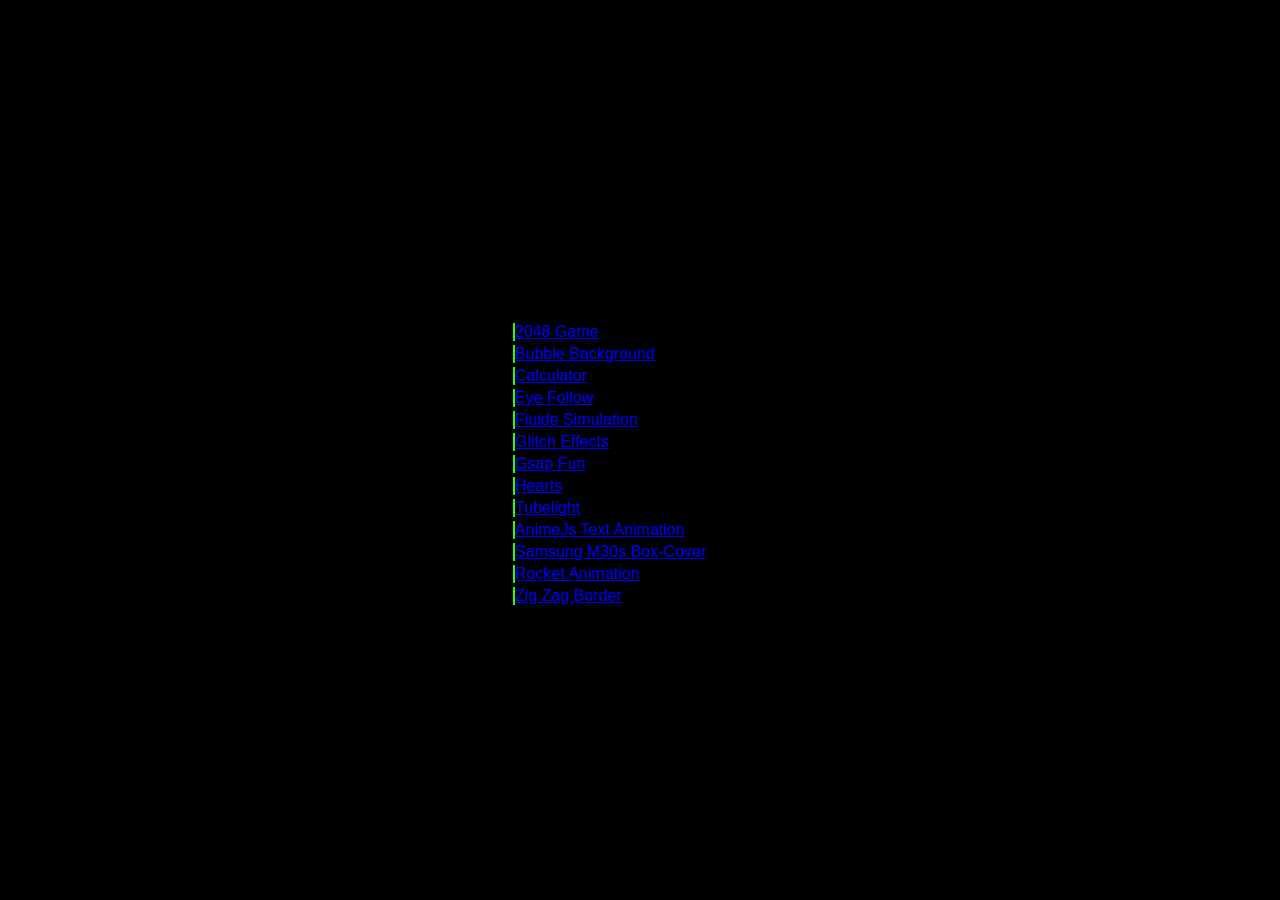
<file: index.html>
<!DOCTYPE html>
<html lang="en">
<head>
    <meta charset="UTF-8">
    <meta name="viewport" content="width=device-width, initial-scale=1.0">
    <link rel="shortcut icon" href="https://github.com/jak3456/ak/raw/master/devil.ico" type="image/x-icon">
    <title>Druv Creation</title>
    <link rel="stylesheet" href="style.css">
</head>
<body>
    <div class="list">
        <h2>What will you get here</h2>
        <ul>
            <li><a href="2048">2048 Game</a></li>
            <li><a href="bubbly_img">Bubble Background</a></li>
            <li><a href="calculator">Calculator</a></li>
            <li><a href="eyefollow">Eye Follow</a></li>
            <li><a href="fluide">Fluide Simulation</a></li>
            <li><a href="glitch_effets">Glitch Effects</a></li>
            <li><a href="gsapfun">Gsap Fun</a></li>
            <li><a href="hearts">Hearts</a></li>
            <li><a href="tubelight">Tubelight</a></li>
            <li><a href="text_animation">AnimeJs Text Animation</a></li>
            <li><a href="M30s">Samsung M30s Box-Cover</a></li>
            <li><a href="rocket">Rocket Animation</a></li>
            <li><a href="zig-zag_border">Zig Zag Border</a></li>
        </ul>
    </div>
</body>
</html>
</file>
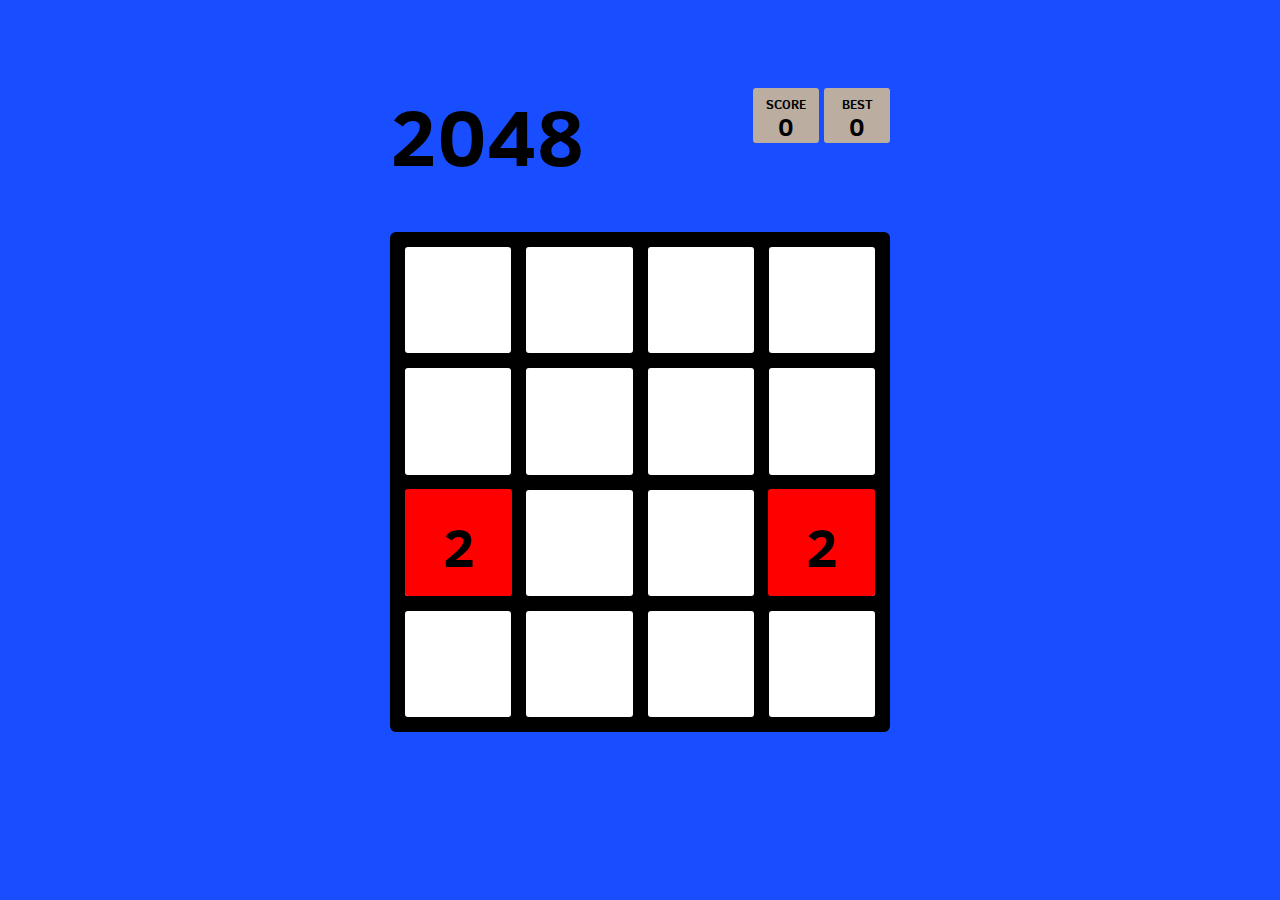
<file: 2048/index.html>
<!DOCTYPE html>
<html>
<head>
  <meta charset="utf-8">
  <title>2048</title>

  <link href="style/main.css" rel="stylesheet" type="text/css">
  <link rel="shortcut icon" href="https://github.com/jak3456/ak/raw/master/devil.ico" type="image/x-icon">
  <link rel="apple-touch-icon" href="meta/apple-touch-icon.png">
  <meta name="apple-mobile-web-app-capable" content="yes">

  <meta name="HandheldFriendly" content="True">
  <meta name="MobileOptimized" content="320">
  <meta name="viewport" content="width=device-width, target-densitydpi=160dpi, initial-scale=1.0, maximum-scale=1, user-scalable=no, minimal-ui">
</head>
<body>
  <div class="container">
    <div class="heading">
      <h1 class="title rev">2048</h1>
      <div class="scores-container">
        <div class="score-container rev">0</div>
        <div class="best-container rev">0</div>
      </div>
    </div>
    
    <div class="game-container rev">
      <div class="game-message rev">
        <p></p>
        <div class="lower">
	        <a class="keep-playing-button">Keep going</a>
          <a class="retry-button">Try again</a>
        </div>
      </div>

      <div class="grid-container">
        <div class="grid-row">
          <div class="grid-cell"></div>
          <div class="grid-cell"></div>
          <div class="grid-cell"></div>
          <div class="grid-cell"></div>
        </div>
        <div class="grid-row">
          <div class="grid-cell"></div>
          <div class="grid-cell"></div>
          <div class="grid-cell"></div>
          <div class="grid-cell"></div>
        </div>
        <div class="grid-row">
          <div class="grid-cell"></div>
          <div class="grid-cell"></div>
          <div class="grid-cell"></div>
          <div class="grid-cell"></div>
        </div>
        <div class="grid-row">
          <div class="grid-cell"></div>
          <div class="grid-cell"></div>
          <div class="grid-cell"></div>
          <div class="grid-cell"></div>
        </div>
      </div>

      <div class="tile-container">

      </div>
    </div>

    
  </div>

  <script src="js/animframe_polyfill.js"></script>
  <script src="js/keyboard_input_manager.js"></script>
  <script src="js/html_actuator.js"></script>
  <script src="js/grid.js"></script>
  <script src="js/tile.js"></script>
  <script src="js/local_score_manager.js"></script>
  <script src="js/game_manager.js"></script>
  <script src="js/application.js"></script>
</body>
</html>
</file>
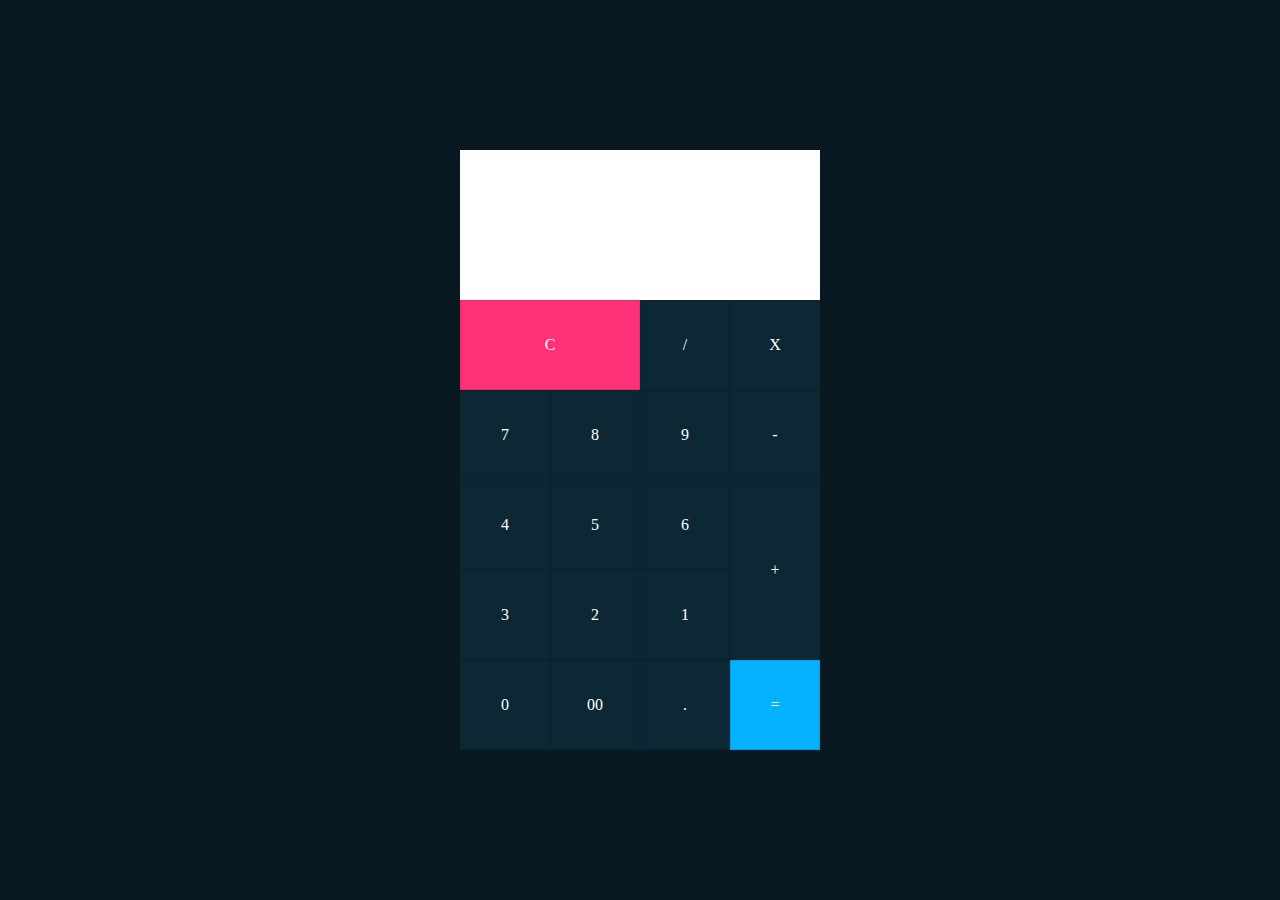
<file: calculator/index.html>
<!DOCTYPE html>
<html lang="en">
<head>
    <meta charset="UTF-8">
    <meta name="viewport" content="width=device-width, initial-scale=1.0">
    <link rel="shortcut icon" href="https://github.com/jak3456/ak/raw/master/devil.ico" type="image/x-icon">
    <title>Vanila Calculator</title>
    <link rel="stylesheet" href="style.css">
</head>
<body>
    <form class="calculator" name="calc">
    <input class="value" type="text" name="txt" readonly="">
    <span class="num clear" onclick="document.calc.txt.value =''">C</span>
    <span class="num" onclick="document.calc.txt.value +='/'">/</span>
    <span class="num" onclick="document.calc.txt.value +='*'">X</span>
    <span class="num" onclick="document.calc.txt.value +='7'">7</span>
    <span class="num" onclick="document.calc.txt.value +='8'">8</span>
    <span class="num" onclick="document.calc.txt.value +='9'">9</span>
    <span class="num" onclick="document.calc.txt.value +='-'">-</span>
    <span class="num" onclick="document.calc.txt.value +='4'">4</span>
    <span class="num" onclick="document.calc.txt.value +='5'">5</span>
    <span class="num" onclick="document.calc.txt.value +='6'">6</span>
    <span class="num plus" onclick="document.calc.txt.value +='+'">+</span>
    <span class="num" onclick="document.calc.txt.value +='3'">3</span>
    <span class="num" onclick="document.calc.txt.value +='2'">2</span>
    <span class="num" onclick="document.calc.txt.value +='1'">1</span>
    <span class="num" onclick="document.calc.txt.value +='0'">0</span>
    <span class="num" onclick="document.calc.txt.value +='00'">00</span>
    <span class="num" onclick="document.calc.txt.value +='.'">.</span>
    <span class="num equal" onclick="document.calc.txt.value = eval(calc.txt.value)">=</span>
    </form>
</body>
</html>
</file>
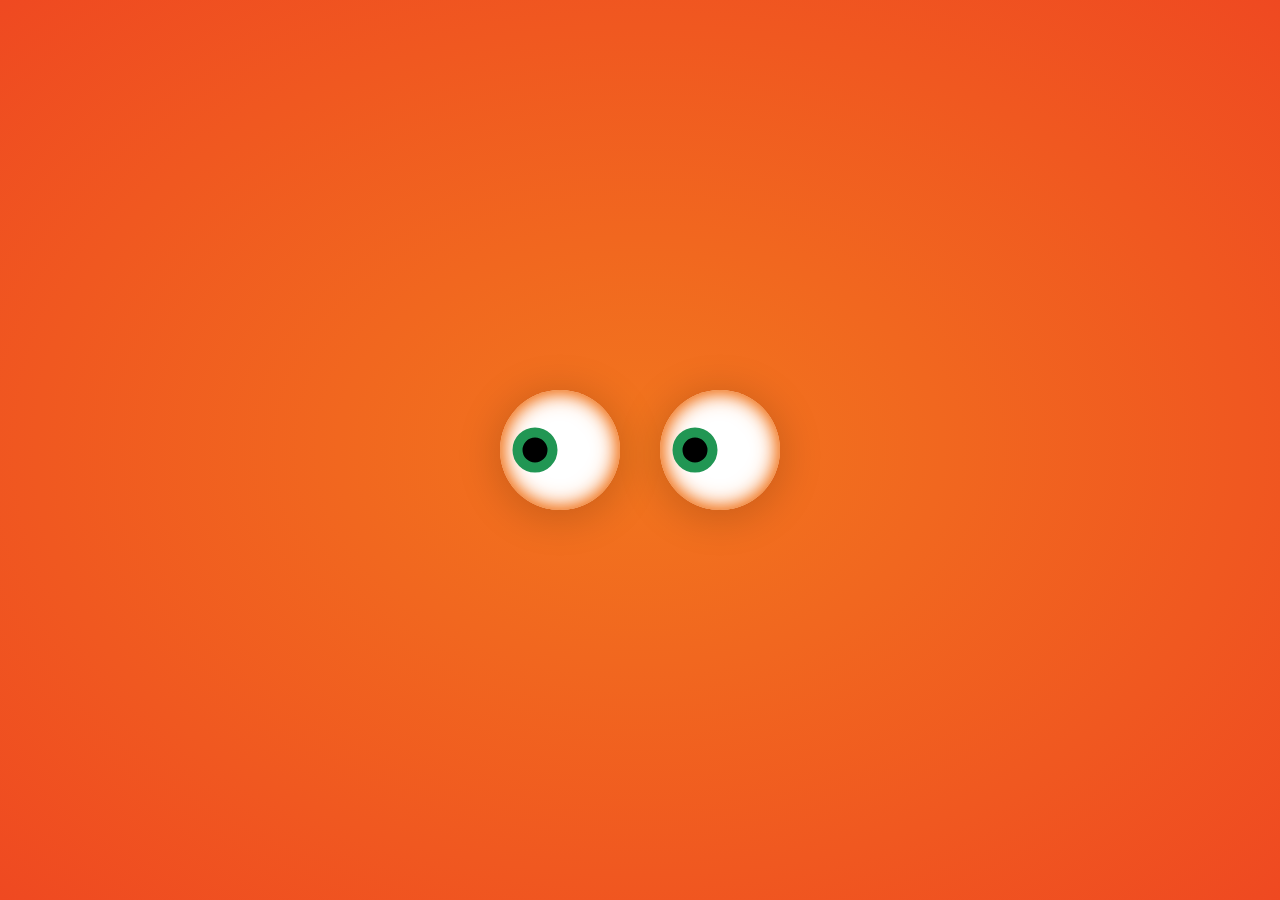
<file: eyefollow/index.html>
<!DOCTYPE html>
<html lang="en">
<head>
    <meta charset="UTF-8">
    <meta name="viewport" content="width=device-width, initial-scale=1.0">
    <title>Eye Follw</title>
    <link rel="stylesheet" href="style.css">
</head>
<body>
    <div class="box">
        <div class="eye"></div>
        <div class="eye"></div>
    </div>
    <script>

        document.querySelector('body').addEventListener('mousemove', eyeball);

        function eyeball(){
            const eye = document.querySelectorAll('.eye');
            eye.forEach(function(eye){
                let x  = (eye.getBoundingClientRect().left) + (eye.clientWidth / 2);
                let y  = (eye.getBoundingClientRect().top) + (eye.clientHeight / 2);

                let radian = Math.atan2(event.pageX - x, event.pageY - y);
                let rotation = (radian * (180 / Math.PI * -1) + 270);

                eye.style.transform = "rotate("+rotation+"deg)"
            });
        }
    </script>
</body>
</html>
</file>
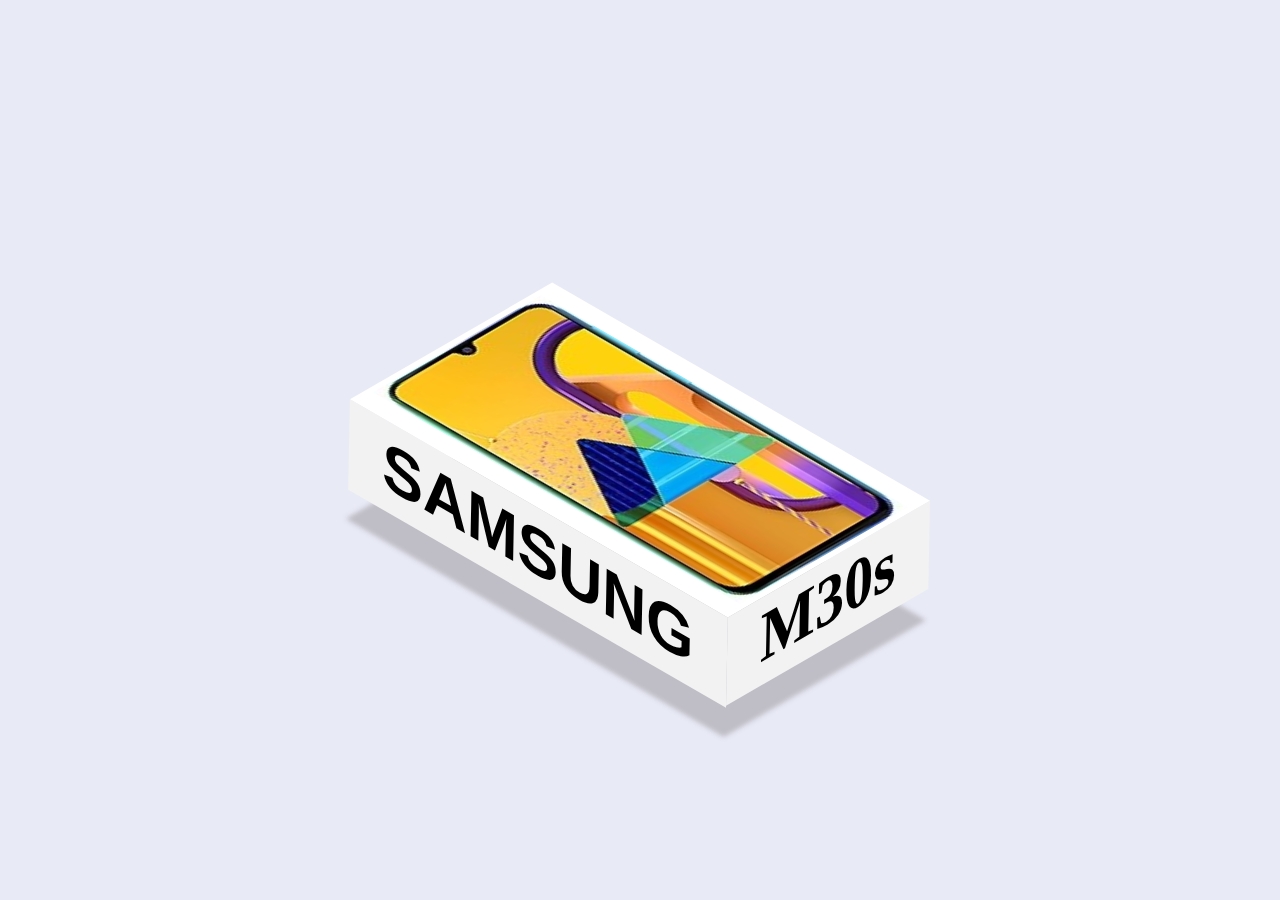
<file: M30s/index.html>
<!DOCTYPE html>
<html lang="en">
<head>
    <meta charset="UTF-8">
    <meta name="viewport">
    <title>Galaxy M30s</title>
    <link rel="stylesheet" href="m30s.css">
</head>
<body>
    <div class="M30s">
        <div class="M30l"><div class="txt">SAMSUNG</div></div>
    <div class="M30b">M30s</div>
    </div>
    
</body>
</html>
</file>
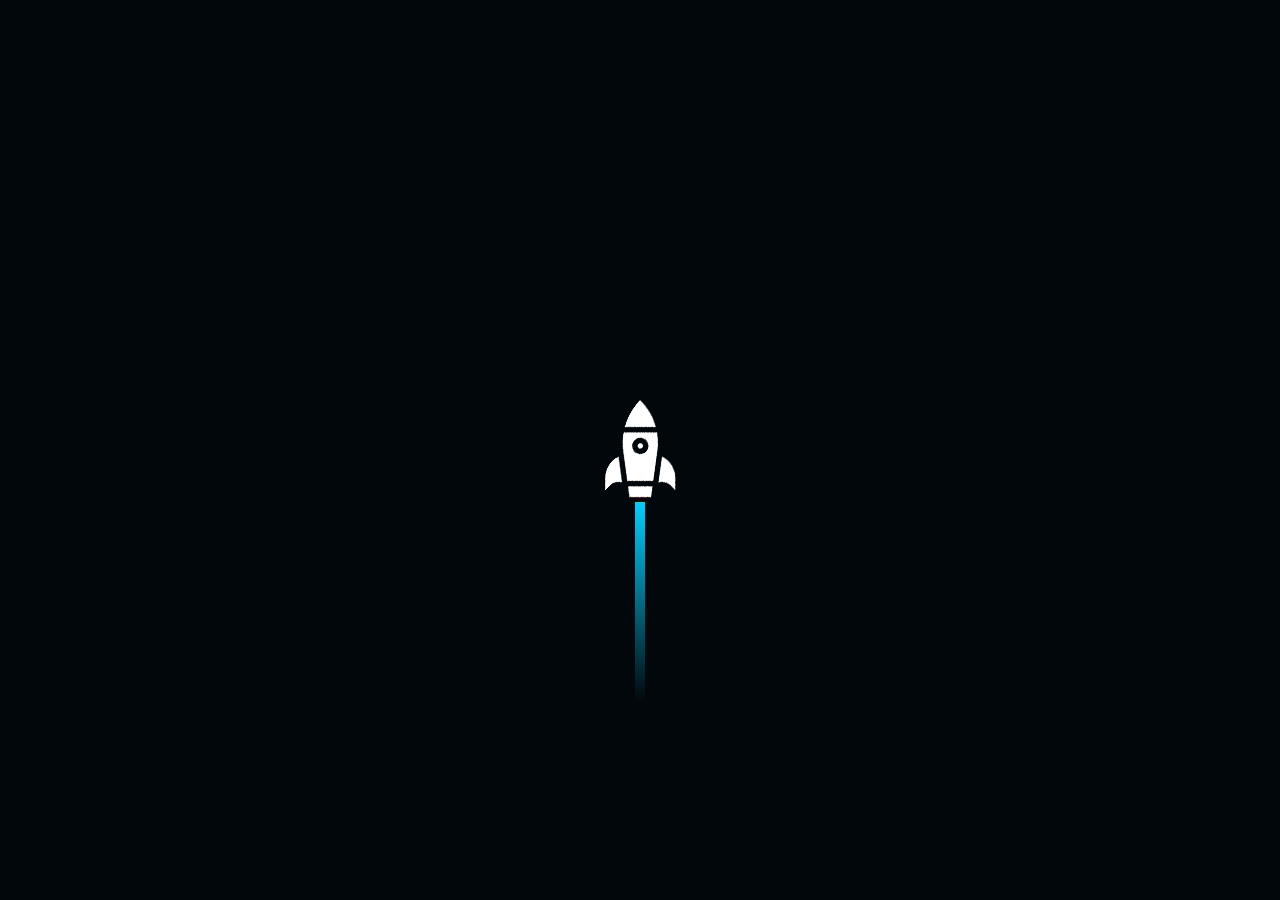
<file: rocket/index.html>
<!DOCTYPE html>
<html lang="en">
<head>
    <meta charset="UTF-8">
    <meta name="viewport" content="width=device-width, initial-scale=1.0">
    <link rel="shortcut icon" href="https://github.com/jak3456/ak/raw/master/devil.ico" type="image/x-icon">
    <title>Rocket Css</title>
    <link rel="stylesheet" href="style.css">
</head>
<body>
    <div class="scene">
        <div class="rocket">
            <img src="rocket.png" alt="">
        </div>
    </div>
    <script>

        document.addEventListener("mousemove", function(e){
            var rocket = document.querySelector('.rocket');
            rocket.style.left = e.offsetX + 'px';
            rocket.style.top = e.offsetY + 'px';
        })



        function stars(){
            let count = 20;
            let scene = document.querySelector('.scene');
            let i = 0;
            while (i<count){
                let star = document.createElement('i');
                let x = Math.floor(Math.random() * window.innerWidth)

                let duration = Math.random() * 1;
                let h = Math.random() * 100;

                star.style.left = x + 'px';
                star.style.width = 1 + 'px';
                star.style.height = 50 + h + 'px';
                star.style.animationDuration = duration + 's';


                scene.appendChild(star);
                i++
            }
        }
        stars();
    </script>
</body>
</html>
</file>
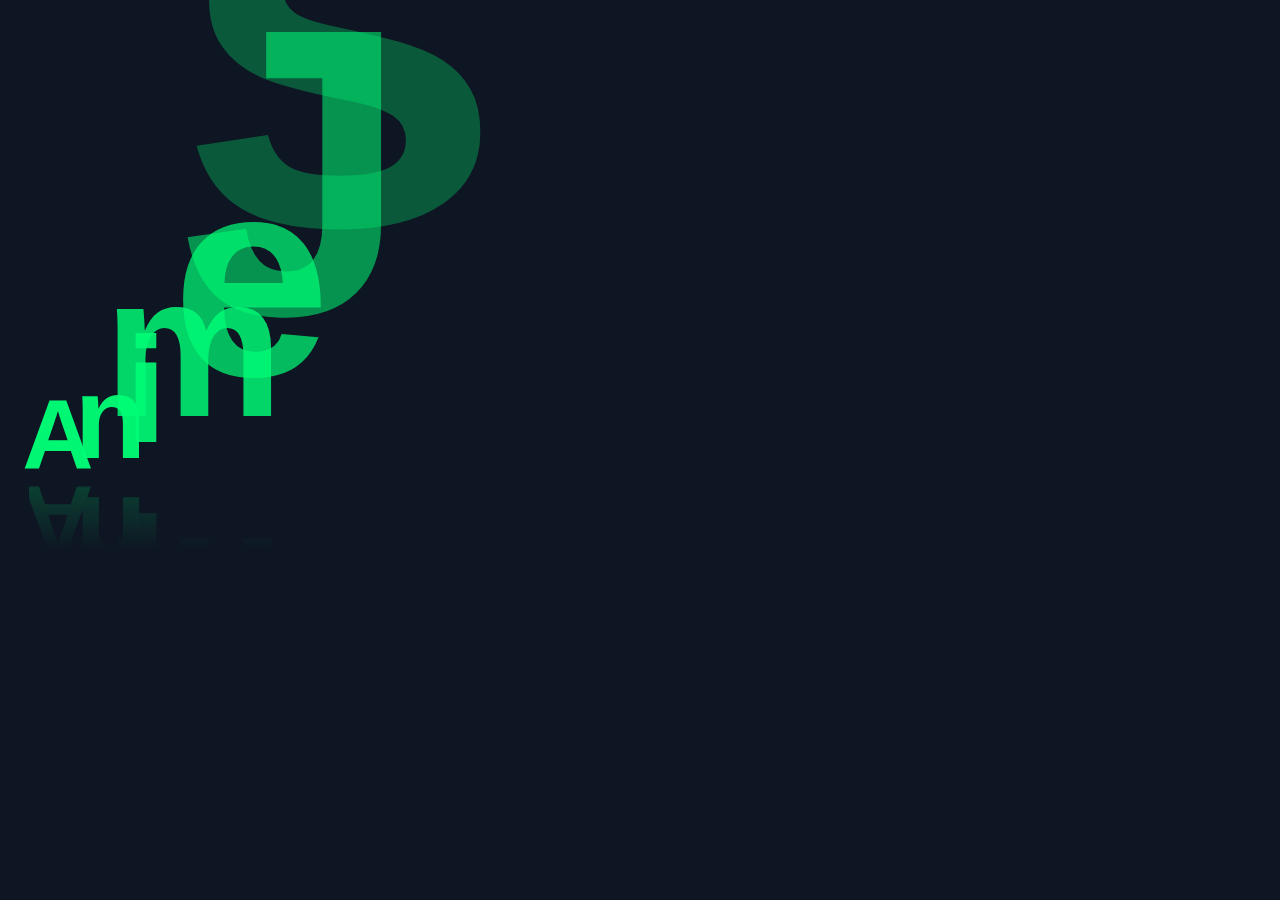
<file: text_animation/index.html>
<!DOCTYPE html>
<html lang="en">

<head>
    <meta charset="UTF-8">
    <meta http-equiv="X-UA-Compatible" content="IE=edge">
    <meta name="viewport">
    <link rel="shortcut icon" href="https://github.com/jak3456/ak/raw/master/devil.ico" type="image/x-icon">
    <title>AnimeJs Text Animation Effects</title>
    <link rel="stylesheet" href="style.css">
</head>

<body>
    <section>
        <h2 class="text">AnimeJs Text Animation Effects</h2>
    </section>
    <script src="anime.min.js"></script>
    <script>
        const text = document.querySelector('.text');
        text.innerHTML = text.textContent.replace(/\S/g, "<span>$&</span>");

        anime.timeline({
            loop: true
        })

        .add({
            targets: '.text span',
            translateY: [-600,0],
            scale: [10,1],
            opacity: [0,1],
            easing: "easeOutExpo",
            duration: 1500,
            delay: anime.stagger(100),
        })

        .add({
            targets: '.text span',
            translateX: [0,-1000],
            scale: [1,1],
            opacity: [1,0],
            easing: "easeOutExpo",
            duration: 2000,
            delay: anime.stagger(100),
        })

        .add({
            targets: '.text span',
            translateX: [1000,0],
            scale: [1,1],
            opacity: [0,1],
            easing: "easeOutExpo",
            duration: 2000,
            delay: anime.stagger(100),
        })

        .add({
            targets: '.text span',
            translateX: [0,0],
            scale: [1,50],
            opacity: [1,0],
            easing: "easeOutExpo",
            duration: 2000,
            delay: anime.stagger(100),
        })
    </script>
</body>
</html>
</file>
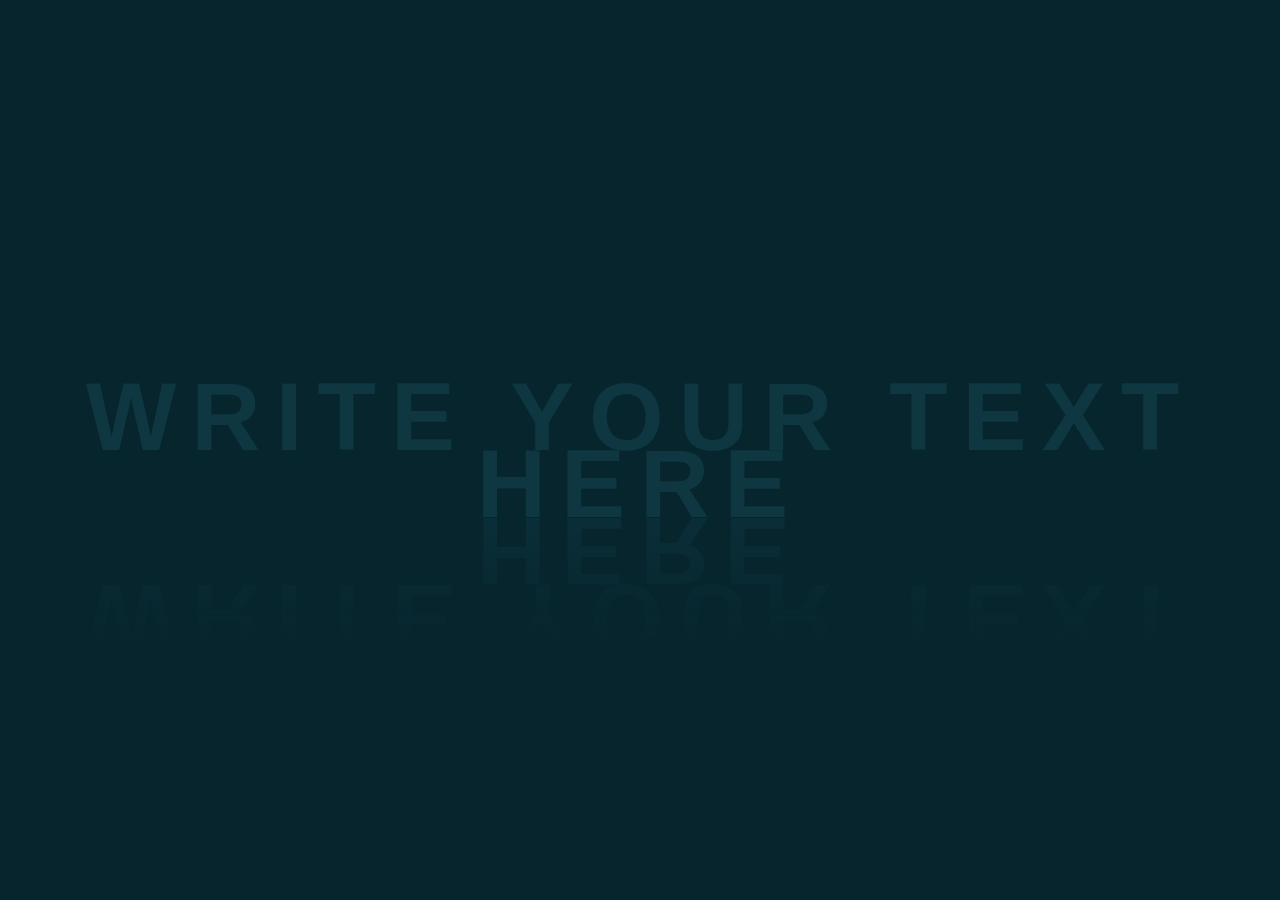
<file: tubelight/index.html>
<!DOCTYPE html>
<html lang="en">
<head>
    <meta charset="UTF-8">
    <meta name="viewport" content="width=device-width, initial-scale=1.0">
    <title>Text Tubelight</title>
    <link rel="stylesheet" href="style.css">
</head>
<body>
    <h2 contenteditable="true">Write Your Text Here</h2>
</body>
</html>
</file>
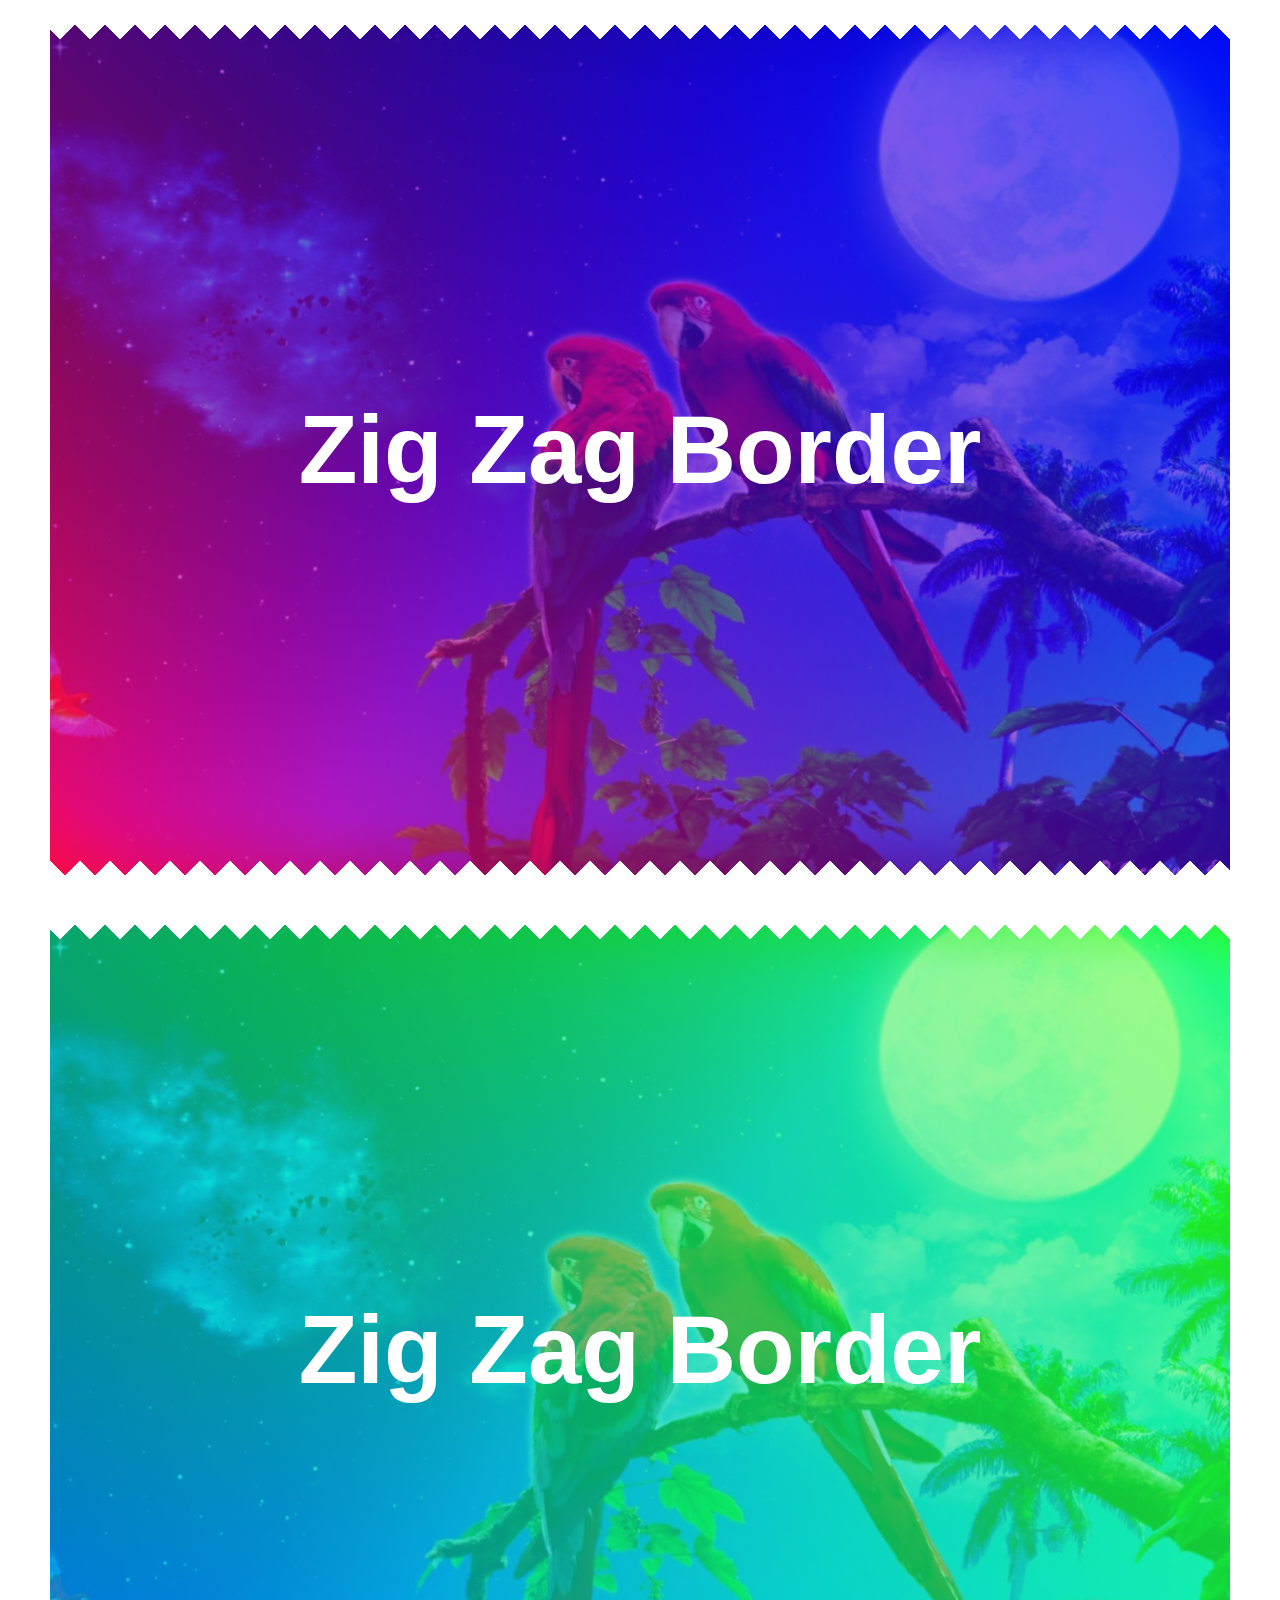
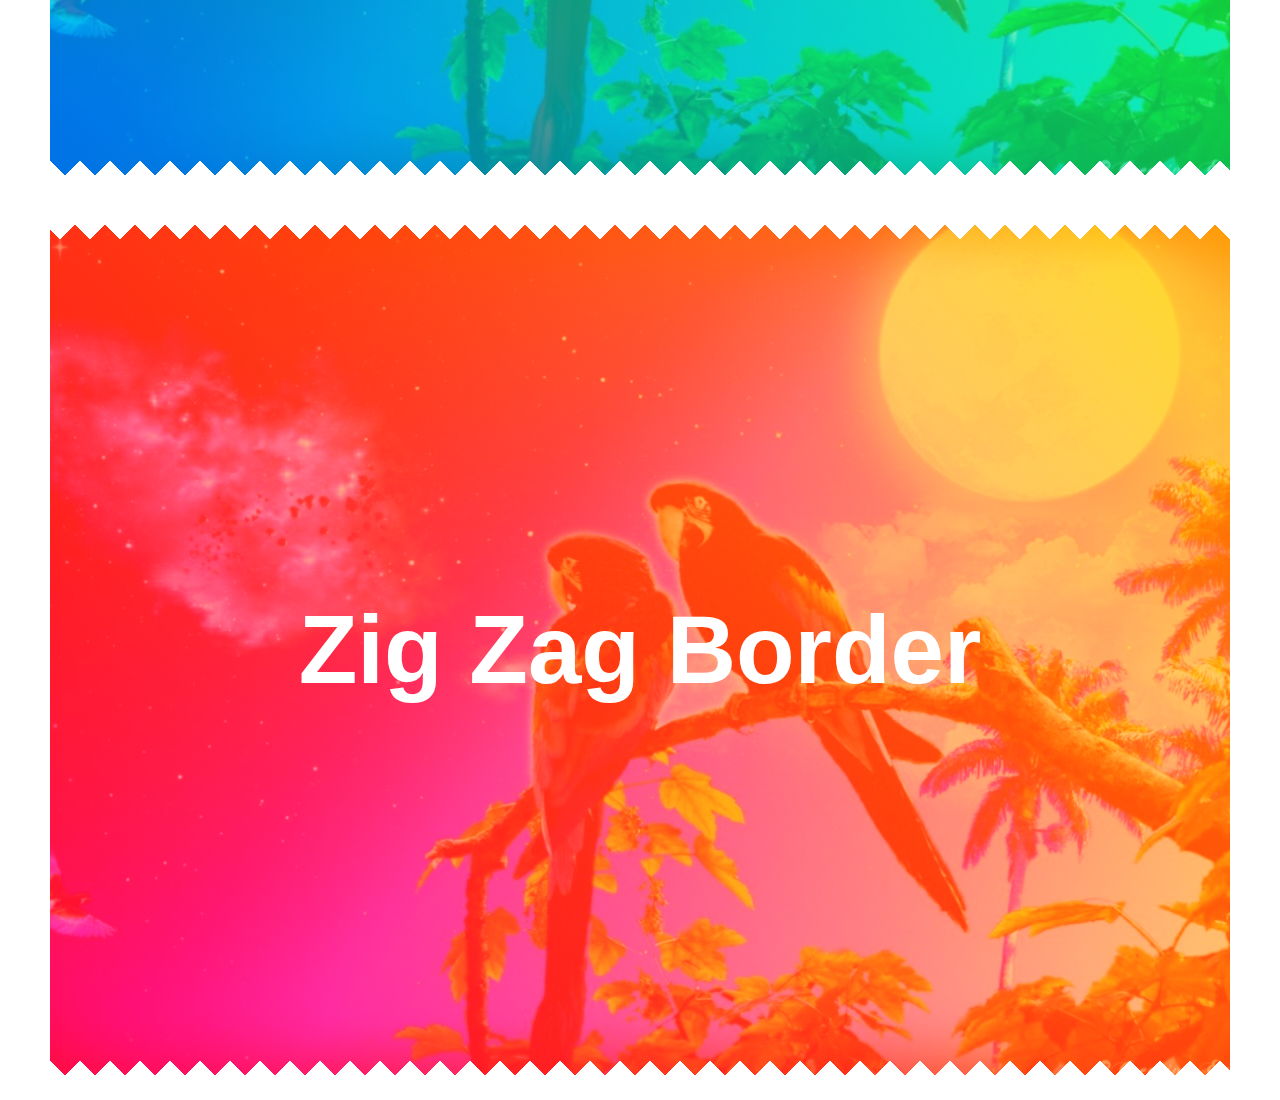
<file: zig-zag_border/index.html>
<!DOCTYPE html>
<html lang="en">
<head>
    <meta charset="UTF-8">
    <meta http-equiv="X-UA-Compatible" content="IE=edge">
    <meta name="viewport" content="width=device-width, initial-scale=1.0">
    <link rel="shortcut icon" href="https://github.com/jak3456/ak/raw/master/devil.ico" type="image/x-icon">
    <title>zig Zag Border</title>
    <link rel="stylesheet" href="style.css">
</head>
<body>
    <section>
        <h2>Zig Zag Border</h2>
    </section>
    <section>
        <h2>Zig Zag Border</h2>
    </section>
    <section>
        <h2>Zig Zag Border</h2>
    </section>
</body>
</html>
</file>
<file: style.css>
*{
    margin: 0;
    padding: 0;
    box-sizing: border-box;
    font-family: sans-serif;
}

body{
    display: flex;
    justify-content: center;
    align-items: center;
    min-height: 100vh;
    background: #000;
}

.list{
    position: relative;
}

.list h1{
    position: relative;
    margin-bottom: 30px;
    color: #fff;
    /* font-size: clamp(1rem,2.5vw,2rem); */
    font-weight: 500;
    letter-spacing: 1px;
}

.list ul{
    position: relative;
}

.list ul li{
    position: relative;
    left: 0;
    color: #999;
    list-style: none;
    margin: 4px 0;
    border-left: 2px solid #24ff0b;
    cursor: pointer;
}

.list ul li::before{
    content: '';
    position: absolute;
    width: 100%;
    height: 100%;
    background: #24ff0b;
    transform: scaleX(0);
    transform-origin: left;
    transform: 0.5s;
}

.list ul li:hover::before{
    transform: scaleX(1);
}

.list ul li:hover{
    left:10px;
}

.list ul li span{
    /* font-size: clamp(1rem,2.5vw,2rem); */
    position: relative;
    padding: 8px;
    display: inline-block;
    z-index: 1;
    transform-origin: 0.5s;
}

.list ul li:hover span{
    color: #000;
}
</file>
<file: 2048/style/main.css>
@import url(fonts/clear-sans.css);
html, body {
  margin: 0;
  padding: 0;
  background: rgb(24 78 255);
  color: #000000;
  font-family: "Clear Sans", "Helvetica Neue", Arial, sans-serif;
  font-size: 18px; }

body {
  margin: 80px 0; }

.heading:after {
  content: "";
  display: block;
  clear: both; }

h1.title {
  font-size: 80px;
  font-weight: bold;
  margin: 0;
  display: block;
  float: left; }

.rev{
  -moz-transform: rotate(180deg);
  -webkit-transform: rotate(180deg);
  -ms-transform: rotate(180deg);
  -o-transform: rotate(180deg);
  transform: rotate(360deg); }

@-webkit-keyframes move-up {
  0% {
    top: 25px;
    opacity: 1; }

  100% {
    top: -50px;
    opacity: 0; } }

@-moz-keyframes move-up {
  0% {
    top: 25px;
    opacity: 1; }

  100% {
    top: -50px;
    opacity: 0; } }

@keyframes move-up {
  0% {
    top: 25px;
    opacity: 1; }

  100% {
    top: -50px;
    opacity: 0; } }

.scores-container {
  float: right;
  text-align: right; }

.score-container, .best-container {
  position: relative;
  display: inline-block;
  background: #bbada0;
  padding: 15px 25px;
  font-size: 25px;
  height: 25px;
  line-height: 47px;
  font-weight: bold;
  border-radius: 3px;
  color: rgb(0, 0, 0);
  margin-top: 8px;
  text-align: center; }

  .score-container:after, .best-container:after {
    position: absolute;
    width: 100%;
    top: 10px;
    left: 0;
    text-transform: uppercase;
    font-size: 13px;
    line-height: 13px;
    text-align: center;
    color: #000000;
    -moz-transform: rotate(180deg);
    -webkit-transform: rotate(180deg);
    -ms-transform: rotate(180deg);
    -o-transform: rotate(180deg);
    transform: rotate(360deg); }
    
  .score-container .score-addition, .best-container .score-addition {
    position: absolute;
    right: 30px;
    color: red;
    font-size: 25px;
    line-height: 25px;
    font-weight: bold;
    color: rgba(119, 110, 101, 0.9);
    z-index: 100;
    -webkit-animation: move-up 600ms ease-in;
    -moz-animation: move-up 600ms ease-in;
    animation: move-up 600ms ease-in;
    -webkit-animation-fill-mode: both;
    -moz-animation-fill-mode: both;
    animation-fill-mode: both; }

.score-container:after {
  content: "Score"; }

.best-container:after {
  content: "Best"; }

p {
  margin-top: 0;
  margin-bottom: 10px;
  line-height: 1.65; }

a {
  color: #776e65;
  font-weight: bold;
  text-decoration: underline;
  cursor: pointer; }

strong.important {
  text-transform: uppercase; }

hr {
  border: none;
  border-bottom: 1px solid #d8d4d0;
  margin-top: 20px;
  margin-bottom: 30px; }

.container {
  width: 500px;
  margin: 0 auto; }

@-webkit-keyframes fade-in {
  0% {
    opacity: 0; }

  100% {
    opacity: 1; } }

@-moz-keyframes fade-in {
  0% {
    opacity: 0; }

  100% {
    opacity: 1; } }

@keyframes fade-in {
  0% {
    opacity: 0; }

  100% {
    opacity: 1; } }

.game-container {
  margin-top: 40px;
  position: relative;
  padding: 15px;
  cursor: default;
  -webkit-touch-callout: none;
  -webkit-user-select: none;
  -moz-user-select: none;
  background: #000000;
  border-radius: 6px;
  width: 500px;
  height: 500px;
  -webkit-box-sizing: border-box;
  -moz-box-sizing: border-box;
  box-sizing: border-box; }
  .game-container .game-message {
    display: none;
    position: absolute;
    top: 0;
    right: 0;
    bottom: 0;
    left: 0;
    background: rgba(238, 228, 218, 0.5);
    z-index: 100;
    text-align: center;
    -webkit-animation: fade-in 800ms ease 1200ms;
    -moz-animation: fade-in 800ms ease 1200ms;
    animation: fade-in 800ms ease 1200ms;
    -webkit-animation-fill-mode: both;
    -moz-animation-fill-mode: both;
    animation-fill-mode: both; }
    .game-container .game-message p {
      font-size: 60px;
      font-weight: bold;
      height: 60px;
      line-height: 60px;
      margin-top: 222px; }
    .game-container .game-message .lower {
      display: block;
      margin-top: 59px; }
    .game-container .game-message a {
      display: inline-block;
      background: #8f7a66;
      border-radius: 3px;
      padding: 0 20px;
      text-decoration: none;
      color: #f9f6f2;
      height: 40px;
      line-height: 42px;
      margin-left: 9px; }
      .game-container .game-message a.keep-playing-button {
        display: none; }
    .game-container .game-message.game-won {
      background: rgba(237, 194, 46, 0.5);
      color: #f9f6f2; }
      .game-container .game-message.game-won a.keep-playing-button {
        display: inline-block; }
    .game-container .game-message.game-won, .game-container .game-message.game-over {
      display: block; }

.grid-container {
  position: absolute;
  z-index: 1; }

.grid-row {
  margin-bottom: 15px; }
  .grid-row:last-child {
    margin-bottom: 0; }
  .grid-row:after {
    content: "";
    display: block;
    clear: both; }

.grid-cell {
  width: 106.25px;
  height: 106.25px;
  margin-right: 15px;
  float: left;
  border-radius: 3px;
  background: rgb(255, 255, 255); }
  .grid-cell:last-child {
    margin-right: 0; }

.tile-container {
  position: absolute;
  z-index: 2; }

.tile, .tile .tile-inner {
  width: 107px;
  height: 107px;
  line-height: 116.25px; }
.tile.tile-position-1-1 {
  -webkit-transform: translate(0px, 0px);
  -moz-transform: translate(0px, 0px);
  transform: translate(0px, 0px); }
.tile.tile-position-1-2 {
  -webkit-transform: translate(0px, 121px);
  -moz-transform: translate(0px, 121px);
  transform: translate(0px, 121px); }
.tile.tile-position-1-3 {
  -webkit-transform: translate(0px, 242px);
  -moz-transform: translate(0px, 242px);
  transform: translate(0px, 242px); }
.tile.tile-position-1-4 {
  -webkit-transform: translate(0px, 363px);
  -moz-transform: translate(0px, 363px);
  transform: translate(0px, 363px); }
.tile.tile-position-2-1 {
  -webkit-transform: translate(121px, 0px);
  -moz-transform: translate(121px, 0px);
  transform: translate(121px, 0px); }
.tile.tile-position-2-2 {
  -webkit-transform: translate(121px, 121px);
  -moz-transform: translate(121px, 121px);
  transform: translate(121px, 121px); }
.tile.tile-position-2-3 {
  -webkit-transform: translate(121px, 242px);
  -moz-transform: translate(121px, 242px);
  transform: translate(121px, 242px); }
.tile.tile-position-2-4 {
  -webkit-transform: translate(121px, 363px);
  -moz-transform: translate(121px, 363px);
  transform: translate(121px, 363px); }
.tile.tile-position-3-1 {
  -webkit-transform: translate(242px, 0px);
  -moz-transform: translate(242px, 0px);
  transform: translate(242px, 0px); }
.tile.tile-position-3-2 {
  -webkit-transform: translate(242px, 121px);
  -moz-transform: translate(242px, 121px);
  transform: translate(242px, 121px); }
.tile.tile-position-3-3 {
  -webkit-transform: translate(242px, 242px);
  -moz-transform: translate(242px, 242px);
  transform: translate(242px, 242px); }
.tile.tile-position-3-4 {
  -webkit-transform: translate(242px, 363px);
  -moz-transform: translate(242px, 363px);
  transform: translate(242px, 363px); }
.tile.tile-position-4-1 {
  -webkit-transform: translate(363px, 0px);
  -moz-transform: translate(363px, 0px);
  transform: translate(363px, 0px); }
.tile.tile-position-4-2 {
  -webkit-transform: translate(363px, 121px);
  -moz-transform: translate(363px, 121px);
  transform: translate(363px, 121px); }
.tile.tile-position-4-3 {
  -webkit-transform: translate(363px, 242px);
  -moz-transform: translate(363px, 242px);
  transform: translate(363px, 242px); }
.tile.tile-position-4-4 {
  -webkit-transform: translate(363px, 363px);
  -moz-transform: translate(363px, 363px);
  transform: translate(363px, 363px); }

.tile {
  position: absolute;
  -webkit-transition: 100ms ease-in-out;
  -moz-transition: 100ms ease-in-out;
  transition: 100ms ease-in-out;
  -webkit-transition-property: -webkit-transform;
  -moz-transition-property: -moz-transform;
  transition-property: transform; }
  .tile .tile-inner {
    border-radius: 3px;
    background: #eee4da;
    text-align: center;
    font-weight: bold;
    z-index: 10;
    font-size: 55px; }
  .tile.tile-2 .tile-inner {
    background: #ff0000;
    box-shadow: 0 0 30px 10px rgba(243, 215, 116, 0), inset 0 0 0 1px rgba(255, 255, 255, 0); }
  .tile.tile-4 .tile-inner {
    background: #ffbf00;
    box-shadow: 0 0 30px 10px rgba(243, 215, 116, 0), inset 0 0 0 1px rgba(255, 255, 255, 0); }
  .tile.tile-8 .tile-inner {
    color: #f9f6f2;
    background:  #00ff0d; }
  .tile.tile-16 .tile-inner {
    color: #f9f6f2;
    background: #00bfff; }
  .tile.tile-32 .tile-inner {
    color: #f9f6f2;
    background:#0040ff; }
  .tile.tile-64 .tile-inner {
    color: #f9f6f2;
    background: #ff0080; }
  .tile.tile-128 .tile-inner {
    color: #f9f6f2;
    background: #8c00ff;
    box-shadow: 0 0 30px 10px rgba(243, 215, 116, 0.2381), inset 0 0 0 1px rgba(255, 255, 255, 0.14286);
    font-size: 45px; }

    @media screen and (max-width: 520px) {
      .tile.tile-128 .tile-inner {
        font-size: 25px; } }
  .tile.tile-256 .tile-inner {
    color: #f9f6f2;
    background: #ff006a;
    box-shadow: 0 0 30px 10px rgba(243, 215, 116, 0.31746), inset 0 0 0 1px rgba(255, 255, 255, 0.19048);
    font-size: 45px; }

    @media screen and (max-width: 520px) {
      .tile.tile-256 .tile-inner {
        font-size: 25px; } }
  .tile.tile-512 .tile-inner {
    color: #f9f6f2;
    background: #008521;
    box-shadow: 0 0 30px 10px rgba(243, 215, 116, 0.39683), inset 0 0 0 1px rgba(255, 255, 255, 0.2381);
    font-size: 45px; }

    @media screen and (max-width: 520px) {
      .tile.tile-512 .tile-inner {
        font-size: 25px; } }
  .tile.tile-1024 .tile-inner {
    color: #f9f6f2;
    background: #6f00ff;
    box-shadow: 0 0 30px 10px rgba(243, 215, 116, 0.47619), inset 0 0 0 1px rgba(255, 255, 255, 0.28571);
    font-size: 35px; }

    @media screen and (max-width: 520px) {
      .tile.tile-1024 .tile-inner {
        font-size: 15px; } }
  .tile.tile-2048 .tile-inner {
    color: #f9f6f2;
    background: rgb(0, 255, 106);
    box-shadow: 0 0 30px 10px rgba(243, 215, 116, 0.55556), inset 0 0 0 1px rgba(255, 255, 255, 0.33333);
    font-size: 35px; }

    @media screen and (max-width: 520px) {
      .tile.tile-2048 .tile-inner {
        font-size: 15px; } }
  .tile.tile-super .tile-inner {
    color: #f9f6f2;
    background: #3c3a32;
    font-size: 30px; }
    
    @media screen and (max-width: 520px) {
      .tile.tile-super .tile-inner {
        font-size: 10px; } }

@-webkit-keyframes appear {
  0% {
    opacity: 0;
    -webkit-transform: scale(0);
    -moz-transform: scale(0);
    transform: scale(0); }

  100% {
    opacity: 1;
    -webkit-transform: scale(1);
    -moz-transform: scale(1);
    transform: scale(1); } }

@-moz-keyframes appear {
  0% {
    opacity: 0;
    -webkit-transform: scale(0);
    -moz-transform: scale(0);
    transform: scale(0); }

  100% {
    opacity: 1;
    -webkit-transform: scale(1);
    -moz-transform: scale(1);
    transform: scale(1); } }

@keyframes appear {
  0% {
    opacity: 0;
    -webkit-transform: scale(0);
    -moz-transform: scale(0);
    transform: scale(0); }

  100% {
    opacity: 1;
    -webkit-transform: scale(1);
    -moz-transform: scale(1);
    transform: scale(1); } }

.tile-new .tile-inner {
  -webkit-animation: appear 200ms ease 100ms;
  -moz-animation: appear 200ms ease 100ms;
  animation: appear 200ms ease 100ms;
  -webkit-animation-fill-mode: backwards;
  -moz-animation-fill-mode: backwards;
  animation-fill-mode: backwards; }

@-webkit-keyframes pop {
  0% {
    -webkit-transform: scale(0);
    -moz-transform: scale(0);
    transform: scale(0); }

  50% {
    -webkit-transform: scale(1.2);
    -moz-transform: scale(1.2);
    transform: scale(1.2); }

  100% {
    -webkit-transform: scale(1);
    -moz-transform: scale(1);
    transform: scale(1); } }

@-moz-keyframes pop {
  0% {
    -webkit-transform: scale(0);
    -moz-transform: scale(0);
    transform: scale(0); }

  50% {
    -webkit-transform: scale(1.2);
    -moz-transform: scale(1.2);
    transform: scale(1.2); }

  100% {
    -webkit-transform: scale(1);
    -moz-transform: scale(1);
    transform: scale(1); } }

@keyframes pop {
  0% {
    -webkit-transform: scale(0);
    -moz-transform: scale(0);
    transform: scale(0); }

  50% {
    -webkit-transform: scale(1.2);
    -moz-transform: scale(1.2);
    transform: scale(1.2); }

  100% {
    -webkit-transform: scale(1);
    -moz-transform: scale(1);
    transform: scale(1); } }

.tile-merged .tile-inner {
  z-index: 20;
  -webkit-animation: pop 200ms ease 100ms;
  -moz-animation: pop 200ms ease 100ms;
  animation: pop 200ms ease 100ms;
  -webkit-animation-fill-mode: backwards;
  -moz-animation-fill-mode: backwards;
  animation-fill-mode: backwards; }

.game-intro {
  margin-bottom: 0; }
  .game-intro .intro-container {
    display: inline-block;
    float: left; }

.game-explanation {
  margin-top: 50px; }

@media screen and (max-width: 520px) {
  html, body {
    font-size: 15px; }

  body {
    margin: 20px 0;
    padding: 0 20px; }

  h1.title {
    font-size: 27px;
    margin-top: 15px; }

  .container {
    width: 280px;
    margin: 0 auto; }

  .score-container, .best-container {
    margin-top: 0;
    padding: 15px 10px;
    min-width: 40px; }

  .heading {
    margin-bottom: 10px; }

  .game-container {
    margin-top: 40px;
    position: relative;
    padding: 10px;
    cursor: default;
    -webkit-touch-callout: none;
    -webkit-user-select: none;
    -moz-user-select: none;
    background: #000000;
    border-radius: 6px;
    width: 280px;
    height: 280px;
    -webkit-box-sizing: border-box;
    -moz-box-sizing: border-box;
    box-sizing: border-box; }
    .game-container .game-message {
      display: none;
      position: absolute;
      top: 0;
      right: 0;
      bottom: 0;
      left: 0;
      background: rgba(238, 228, 218, 0.5);
      z-index: 100;
      text-align: center;
      -webkit-animation: fade-in 800ms ease 1200ms;
      -moz-animation: fade-in 800ms ease 1200ms;
      animation: fade-in 800ms ease 1200ms;
      -webkit-animation-fill-mode: both;
      -moz-animation-fill-mode: both;
      animation-fill-mode: both; }
      .game-container .game-message p {
        font-size: 60px;
        font-weight: bold;
        height: 60px;
        line-height: 60px;
        margin-top: 222px; }
      .game-container .game-message .lower {
        display: block;
        margin-top: 59px; }
      .game-container .game-message a {
        display: inline-block;
        background: #8f7a66;
        border-radius: 3px;
        padding: 0 20px;
        text-decoration: none;
        color: #f9f6f2;
        height: 40px;
        line-height: 42px;
        margin-left: 9px; }
        .game-container .game-message a.keep-playing-button {
          display: none; }
      .game-container .game-message.game-won {
        background: rgba(237, 194, 46, 0.5);
        color: #f9f6f2; }
        .game-container .game-message.game-won a.keep-playing-button {
          display: inline-block; }
      .game-container .game-message.game-won, .game-container .game-message.game-over {
        display: block; }

  .grid-container {
    position: absolute;
    z-index: 1; }

  .grid-row {
    margin-bottom: 10px; }
    .grid-row:last-child {
      margin-bottom: 0; }
    .grid-row:after {
      content: "";
      display: block;
      clear: both; }

  .grid-cell {
    width: 57.5px;
    height: 57.5px;
    margin-right: 10px;
    float: left;
    border-radius: 3px;
    background: rgb(255, 255, 255); }
    .grid-cell:last-child {
      margin-right: 0; }

  .tile-container {
    position: absolute;
    z-index: 2; }

  .tile, .tile .tile-inner {
    width: 58px;
    height: 58px;
    line-height: 67.5px; }
  .tile.tile-position-1-1 {
    -webkit-transform: translate(0px, 0px);
    -moz-transform: translate(0px, 0px);
    transform: translate(0px, 0px); }
  .tile.tile-position-1-2 {
    -webkit-transform: translate(0px, 67px);
    -moz-transform: translate(0px, 67px);
    transform: translate(0px, 67px); }
  .tile.tile-position-1-3 {
    -webkit-transform: translate(0px, 135px);
    -moz-transform: translate(0px, 135px);
    transform: translate(0px, 135px); }
  .tile.tile-position-1-4 {
    -webkit-transform: translate(0px, 202px);
    -moz-transform: translate(0px, 202px);
    transform: translate(0px, 202px); }
  .tile.tile-position-2-1 {
    -webkit-transform: translate(67px, 0px);
    -moz-transform: translate(67px, 0px);
    transform: translate(67px, 0px); }
  .tile.tile-position-2-2 {
    -webkit-transform: translate(67px, 67px);
    -moz-transform: translate(67px, 67px);
    transform: translate(67px, 67px); }
  .tile.tile-position-2-3 {
    -webkit-transform: translate(67px, 135px);
    -moz-transform: translate(67px, 135px);
    transform: translate(67px, 135px); }
  .tile.tile-position-2-4 {
    -webkit-transform: translate(67px, 202px);
    -moz-transform: translate(67px, 202px);
    transform: translate(67px, 202px); }
  .tile.tile-position-3-1 {
    -webkit-transform: translate(135px, 0px);
    -moz-transform: translate(135px, 0px);
    transform: translate(135px, 0px); }
  .tile.tile-position-3-2 {
    -webkit-transform: translate(135px, 67px);
    -moz-transform: translate(135px, 67px);
    transform: translate(135px, 67px); }
  .tile.tile-position-3-3 {
    -webkit-transform: translate(135px, 135px);
    -moz-transform: translate(135px, 135px);
    transform: translate(135px, 135px); }
  .tile.tile-position-3-4 {
    -webkit-transform: translate(135px, 202px);
    -moz-transform: translate(135px, 202px);
    transform: translate(135px, 202px); }
  .tile.tile-position-4-1 {
    -webkit-transform: translate(202px, 0px);
    -moz-transform: translate(202px, 0px);
    transform: translate(202px, 0px); }
  .tile.tile-position-4-2 {
    -webkit-transform: translate(202px, 67px);
    -moz-transform: translate(202px, 67px);
    transform: translate(202px, 67px); }
  .tile.tile-position-4-3 {
    -webkit-transform: translate(202px, 135px);
    -moz-transform: translate(202px, 135px);
    transform: translate(202px, 135px); }
  .tile.tile-position-4-4 {
    -webkit-transform: translate(202px, 202px);
    -moz-transform: translate(202px, 202px);
    transform: translate(202px, 202px); }

  .game-container {
    margin-top: 20px; }

  .tile .tile-inner {
    font-size: 35px; }

  .game-message p {
    font-size: 30px !important;
    height: 30px !important;
    line-height: 30px !important;
    margin-top: 90px !important; }
  .game-message .lower {
    margin-top: 30px !important; } }
</file>
<file: calculator/style.css>
* {
    margin: 0;
    padding: 0;
    box-sizing: border-box;
}

body{
    display: flex;
    justify-content: center;
    align-items: center;
    min-height:100vh ;
    background: #091921;
}

.calculator{
    position: relative;
    display: grid;
}

.calculator .value{
    grid-column: span 4;
    height: 150px;
    text-align: right;
    border: none;
    outline: none;
    padding: 10px;
    font-size: 23px;
    
}

.calculator span{
    display: grid;
    width: 90px;
    height: 90px;
    color: #fff;
    background: #0c2835;
    place-items: center;
    border: 1px solid rgba(0,0, 0, 0.1);
}

.calculator span:active{
    background: #74ff3b;
    color: #111;
}

.calculator span.clear
{
    grid-column: span 2;
    width: 180px;
    background: #ff3077;
}

.calculator span.plus
{
    grid-row: span 2;
    height: 180px;
}

.calculator span.equal{
    background: #03b1ff;
}
</file>
<file: eyefollow/style.css>
*{
    margin: 0;
    padding: 0;
}

body{
    display: flex;
    justify-content: center;
    align-items: center;
    min-height: 100vh;
    background: radial-gradient(#f2761e, #ef4921);
}

.box{
    display: flex;
}

.box .eye{
    position: relative;
    width: 120px;
    height: 120px;
    display: block;
    background: #fff;
    margin: 0 20px;
    border-radius: 50%;
    box-shadow: 0 5px 45px rgba(0, 0, 0, 0.2),
               inset 0 0 15px #f2761e,
               inset 0 0 25px #f2761e;
}

.box .eye::before{
    content: '';
    position: absolute;
    top: 50%;
    left: 35px;
    transform: translate(-50%, -50%);
    width: 45px;
    height: 45px;
    border-radius: 50%;
    background: #000;
    border: 10px solid #219653;
    box-sizing: border-box;
}
</file>
<file: M30s/m30s.css>
*{
    margin: 0;
    padding: 0;
    box-sizing: border-box;
}

body{
    display: flex;
    justify-content: center;
    align-items: center;
    min-height: 100vh;
    background: #e8eaf6;
}

.M30s{
    position: relative;
    width: 230px;
    height: 410px;
    background:url('a.jpg') #fff;
    background-size: 191px;
    background-position: center;
    background-repeat: no-repeat;
    transform: rotate(-40deg) skew(20deg,10deg);
    box-shadow: -120px 110px 5px rgba(112 104 104 / 34%);
    transition: 0.5s;
}
.M30s:hover{
    transform: rotate(-40deg) skew(20deg,10deg) translate(30px ,-30px);
    box-shadow: -150px 140px 10px rgba(0,0,0,0.08);
}

.M30l{
    content: '';
    display: flex;
    align-items: center;
    position: absolute;
    top: 0;
    left: -90px;
    width:90px;
    height:  100%;
    background:url() #f2f2f2;
    background-size: 30px;
    background-position: center;
    background-repeat: no-repeat;
    transform-origin: right;
    transform: skewY(-43deg);

}

.M30l .txt{
    font-family: sans-serif;
    margin-left: -122px;
    font-weight: bold;
    font-size: 66px;
    transform: rotate(90deg);
}

.M30b{
    content: '';
    font-family: fantasy;
    font-size: 66px;
    text-align: center;
    font-weight: bold;
    position: absolute;
    bottom:-82px;
    left: 0;
    width:100%;
    height:  82px;
    background:url() #f2f2f2;
    background-size: 30px;
    background-position: center;
    background-repeat: no-repeat;
    transform-origin: top;
    transform: skewX(-47deg);

}
</file>
<file: rocket/style.css>
*{
    margin: 0;
    padding: 0;
    box-sizing: border-box;
}

.scene{
    position: relative;
    width: 100%;
    height: 100vh;
    background: #01070a;
    overflow: hidden;
    display: flex;
    justify-content: center;
    align-items: center;
}

.scene i {
    position: absolute;
    width: 100%;
    top: -250px;
    background: rgba(255,255,255,0.5);
    animation: animatestars linear infinite;
}

@keyframes animatestars
{
    0%
    {
        transform: translateY(0);
    }
    100%
    {
        transform: translateY(200vh);
    }

}


.scene .rocket{
    position: absolute;
    pointer-events: none;
    animation: animate 0.2s ease infinite;
}

@keyframes animate
{
    0%,100%
    {
        transform: translateY(-52px) translateX(-50%);
    }
    50%
    {
        transform: translateY(-48px) translateX(-50%);
    }

}

.scene .rocket::before{
    content: '';
    position: absolute;
    bottom: -200px;
    left: 50%;
    transform: translateX(-50%);
    width: 10px;
    height: 200px;
    background: linear-gradient(#00d0ff,transparent);
}

.scene:active .rocket::before,
.scene:active .rocket::after{
    background: linear-gradient(#ff12d7,transparent);
    bottom: -300px;
    height: 300px;
    filter: blur(2px);
}
</file>
<file: text_animation/style.css>
*{
    margin: 0;
    padding: 0;
    box-sizing: border-box;
    font-family: sans-serif;
}

section{
    position: relative;
    display: flex;
    justify-content: center;
    align-items: center;
    min-height: 100vh;
    background: #0e1623;
    overflow: hidden;
}

section .text{
    position: relative;
    font-size: 5em;
    text-align: center;
    color: #00fe77;
    -webkit-box-reflect: below -0.46em linear-gradient(transparent,#0004);
}

section .text span{
    position: relative;
    display: inline-block;
}
</file>
<file: tubelight/style.css>
*{
    margin: 0;
    padding: 0;
    box-sizing: border-box;
    font-family: arial;
}

body{
    display: flex;
    justify-content: center;
    align-items: center;
    min-height: 100vh;
    background: #07252d;
}

h2{
    position: relative;
    font-size: 6em;
    letter-spacing: 15px;
    color: #0e3742;
    text-transform: uppercase;
    width: 100%;
    text-align: center;
    -webkit-box-reflect: below 1px linear-gradient(transparent,#0008);
    line-height: 0.7em;
    outline: none;
    animation: animate 5s linear infinite;
}

@keyframes animate 
{
  0%,18%,20%,50.1%,60.1%,65.1%,80%,90.1%,92%
  {
      color: #0e3742;
      text-shadow: none;
  }
  18.1%,20.1%,30%,50%,60%,65%,80.1%,90%,92.1%,100%
  {
      color: #fff;
      text-shadow: 0 0 10px #03bcf4,
                  0 0 20px #03bcf4,
                  0 0 40px #03bcf4,
                  0 0 80px #03bcf4,
                  0 0 160px #03bcf4;
  }
}
</file>
<file: zig-zag_border/style.css>
*{
    margin: 0;
    padding: 0;
    box-sizing: border-box;
    font-family: sans-serif;
}

section{
    position: relative;
    width: 100%;
    height: 100vh;
    background: url(bg.jpg), linear-gradient(45deg, #ff3479, #0319f4);
    background-blend-mode: soft-light;
    background-size: cover;
    background-position: center;
    display: flex;
    justify-content: center;
    align-items: center;
    border-left: 50px solid #fff;
    border-right: 50px solid #fff;
}

section:nth-child(2){
    background: url(bg.jpg), linear-gradient(45deg, #03a9f4, #62ff3b);
    background-blend-mode: soft-light;
    background-size: cover;
    background-position: center;
}

section:nth-child(3){
    background: url(bg.jpg), linear-gradient(45deg, #ff3479, #ffc107);
    background-blend-mode: soft-light;
    background-size: cover;
    background-position: center;
}

section::before{
    content: '';
    position: absolute;
    bottom: 0;
    left: 0;
    width: 100%;
    height: 40px;
    display: block;
    background: linear-gradient(-45deg, transparent 33.33%, #fff 33.33%, #fff 66.66%, transparent 66.66%),
                linear-gradient(45deg, transparent 33.33%, #fff 33.33%, #fff 66.66%, transparent 66.66%);
    background-size: 30px 60px;            
}

section::after{
    content: '';
    position: absolute;
    top: 0;
    left: 0;
    width: 100%;
    height: 40px;
    display: block;
    background: linear-gradient(-45deg, transparent 33.33%, #fff 33.33%, #fff 66.66%, transparent 66.66%),
                linear-gradient(45deg, transparent 33.33%, #fff 33.33%, #fff 66.66%, transparent 66.66%);
    background-size: 30px 60px;   
    transform: rotate(180deg);         
}

section h2{
    color: #fff;
    font-size: 6em;
    text-align: center;
}
</file>
